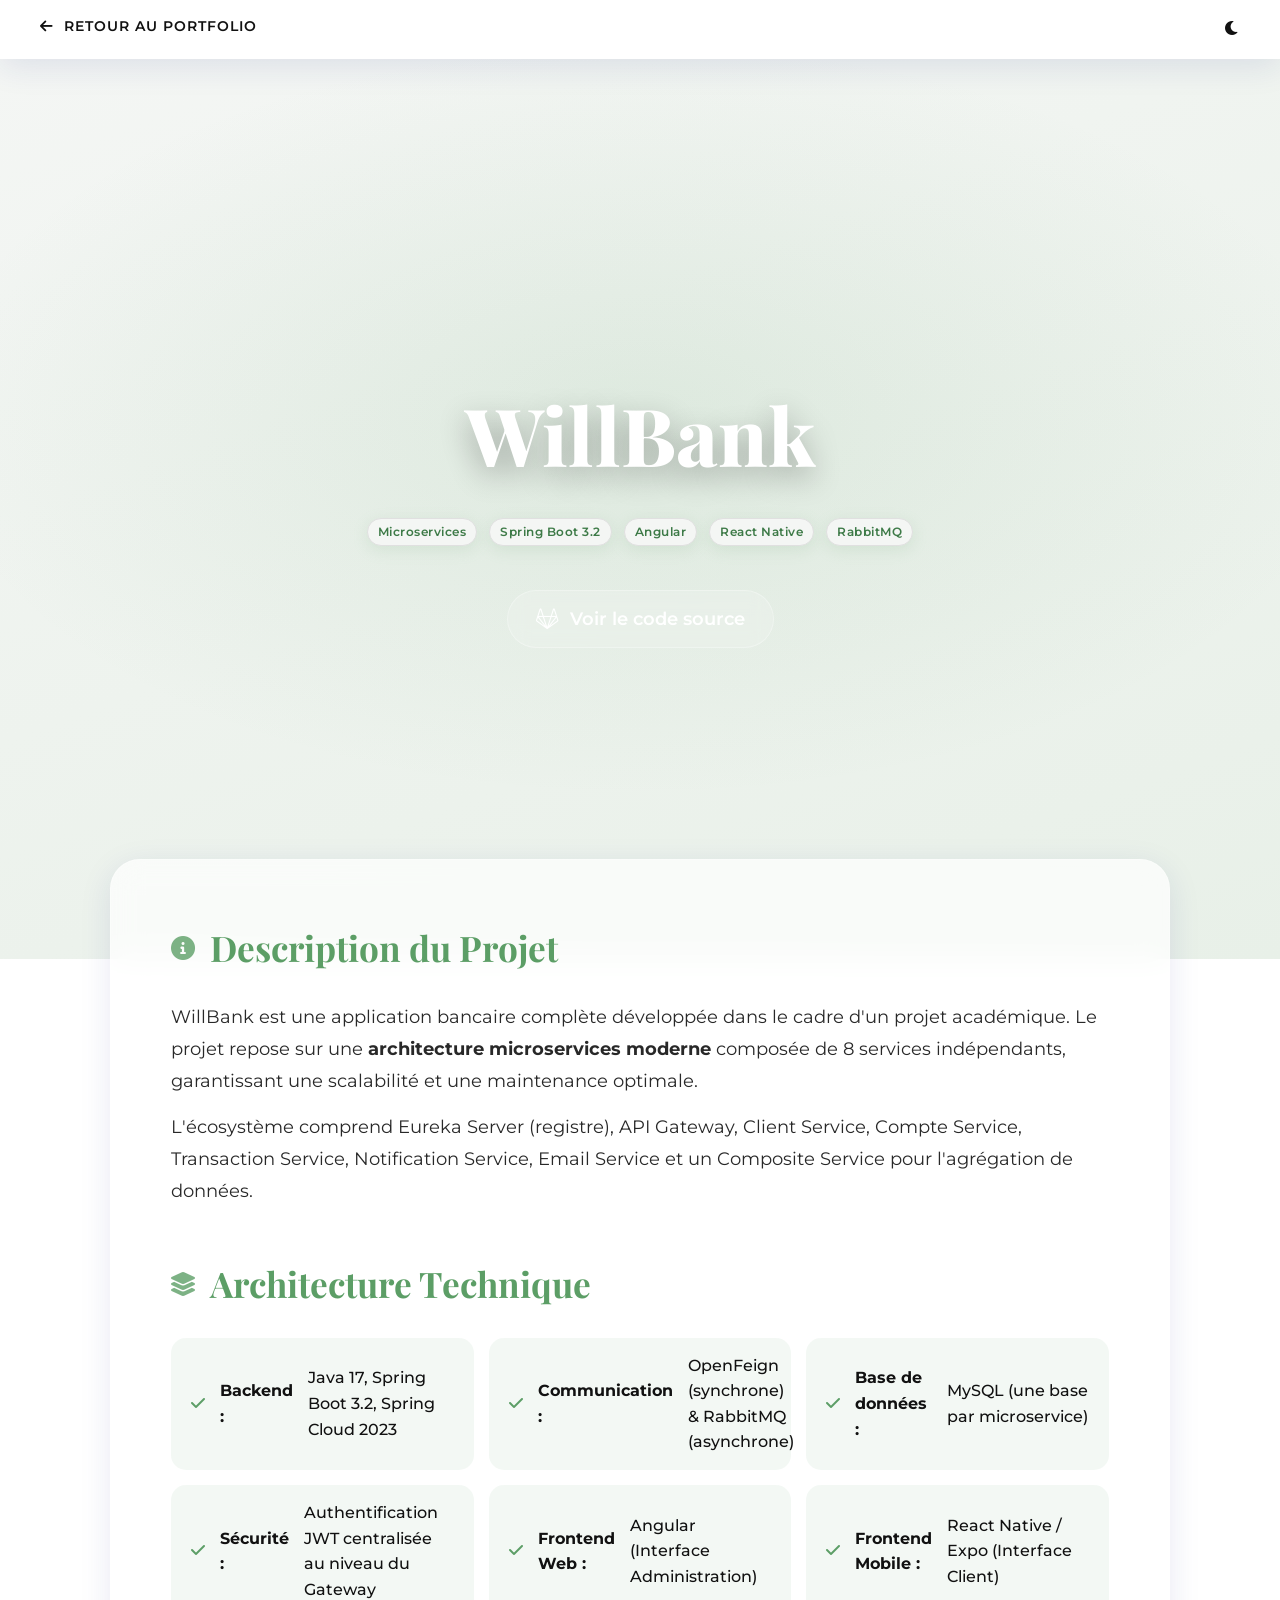
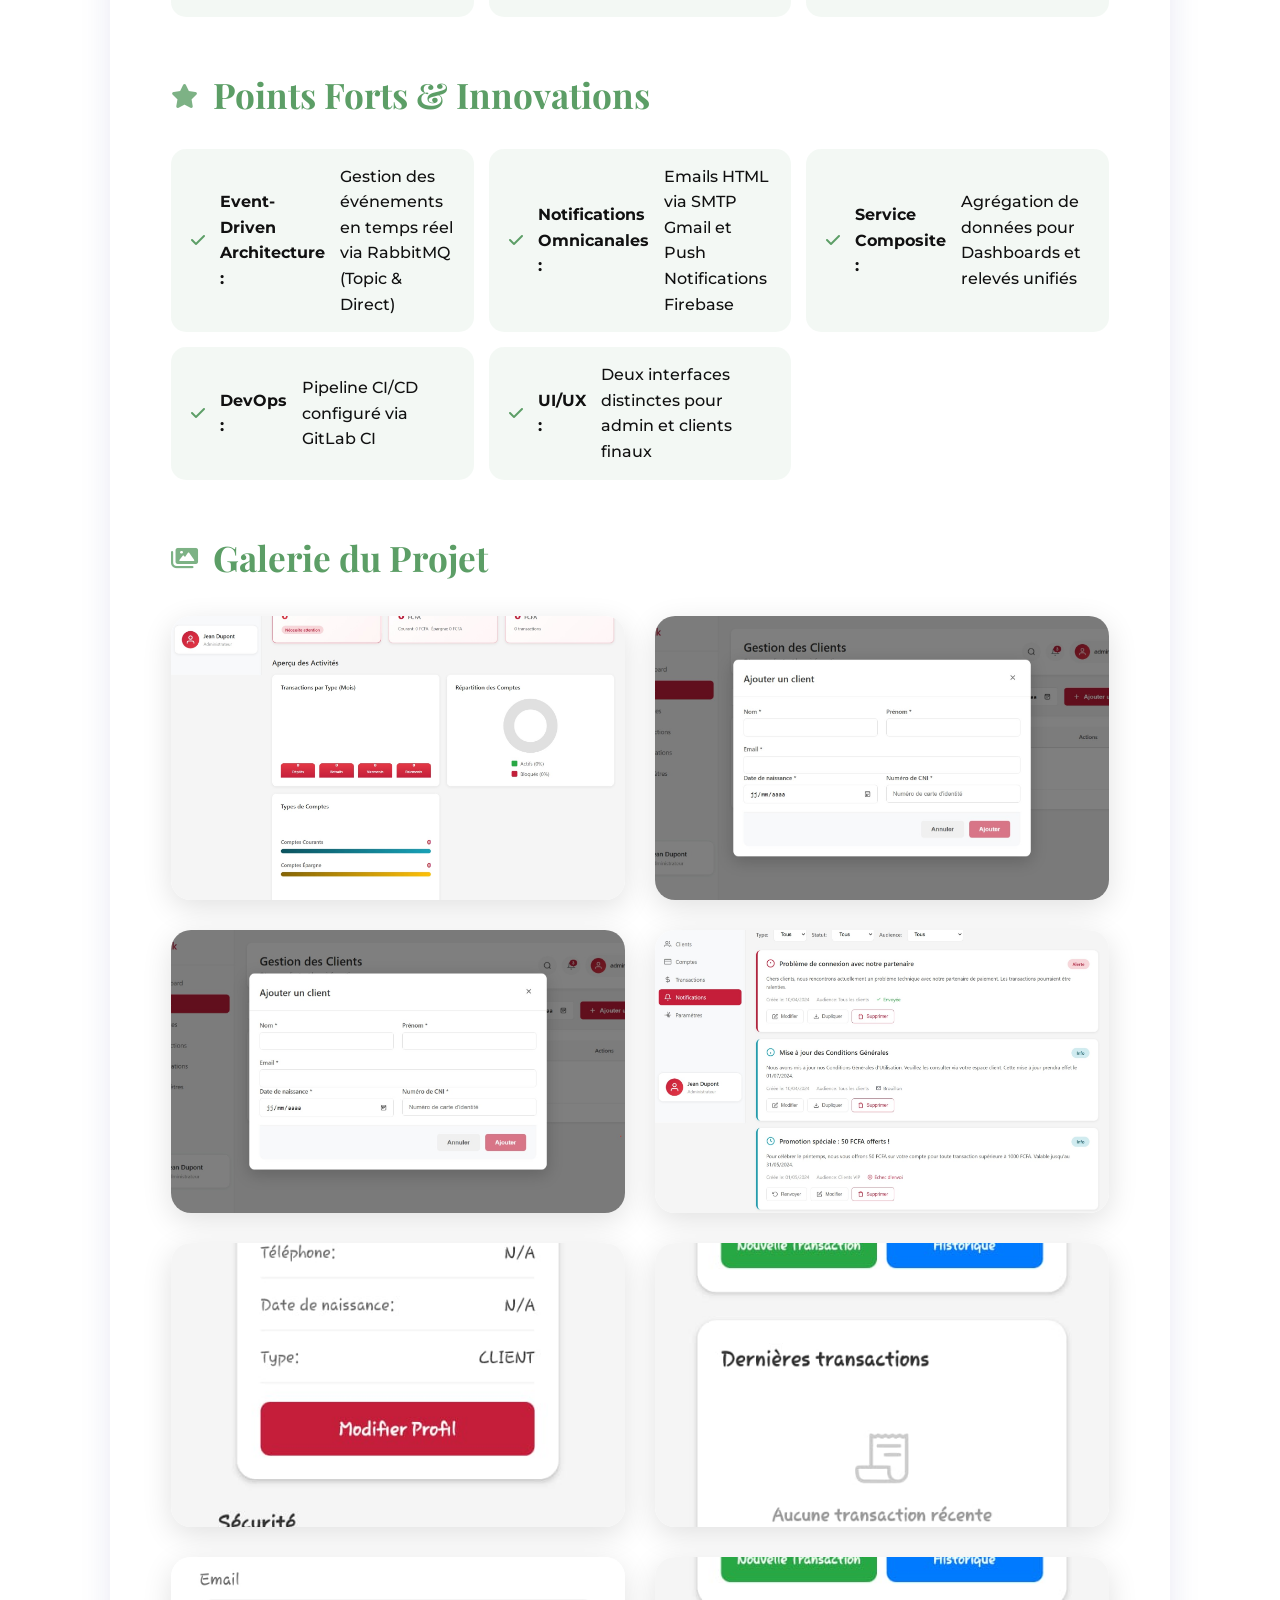
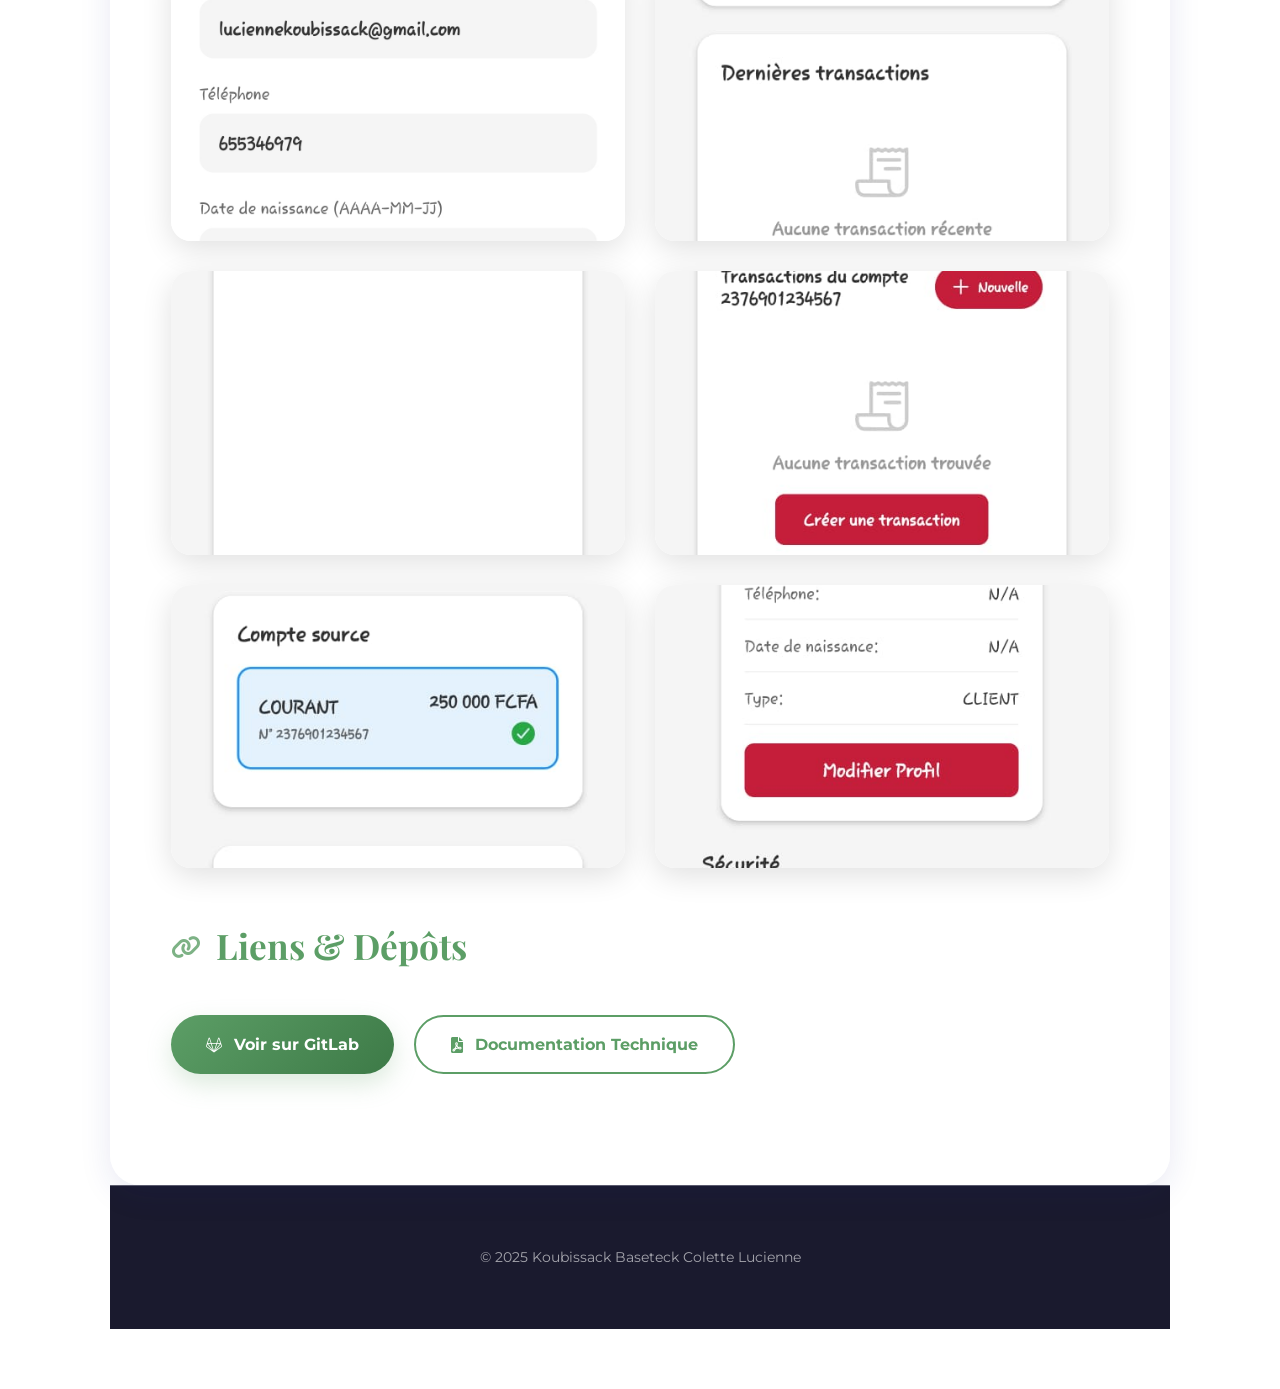
<file: projects/willbank.html>
<!DOCTYPE html>
<html lang="fr">
<head>
    <meta charset="UTF-8">
    <meta name="viewport" content="width=device-width, initial-scale=1.0">
    <title>WillBank - Projet</title>
    <link rel="stylesheet" href="../style.css">
    <link rel="stylesheet" href="project-detail.css">
    <link rel="stylesheet" href="https://cdnjs.cloudflare.com/ajax/libs/font-awesome/6.0.0/css/all.min.css">
    <link href="https://fonts.googleapis.com/css2?family=Montserrat:wght@300;400;500;600;700&family=Playfair+Display:ital,wght@0,500;0,700;1,600&display=swap" rel="stylesheet">
</head>
<body>
    <nav class="project-nav">
        <a href="../index.html#portfolio" class="back-btn"><i class="fas fa-arrow-left"></i> Retour au portfolio</a>
        <div class="theme-toggle" onclick="toggleTheme()" style="cursor: pointer;">
            <i class="fas fa-moon"></i>
        </div>
    </nav>

    <header class="hero-project">
        <div class="hero-bg">
            <img src="../assets/images/Img_willbank/Capture d’écran_31-3-2026_211143_localhost.jpeg" alt="WillBank Hero" onerror="this.src='https://placehold.co/1920x1080/2ecc71/ffffff?text=WillBank+Microservices'">
        </div>
        <div class="hero-content reveal-hidden">
            <h1>WillBank</h1>
            <div class="project-badges">
                <span class="badge">Microservices</span>
                <span class="badge">Spring Boot 3.2</span>
                <span class="badge">Angular</span>
                <span class="badge">React Native</span>
                <span class="badge">RabbitMQ</span>
            </div>
            <a href="https://gitlab.com/Maxwellmario123578/WillBank_Project" class="hero-git-btn reveal-hidden" target="_blank">
                <i class="fab fa-gitlab"></i> Voir le code source
            </a>
        </div>
    </header>

    <div class="project-detail">
        <div class="project-content-card reveal-hidden">
            <div class="project-section">
                <h2><i class="fas fa-info-circle"></i> Description du Projet</h2>
                <p>WillBank est une application bancaire complète développée dans le cadre d'un projet académique. Le projet repose sur une <strong>architecture microservices moderne</strong> composée de 8 services indépendants, garantissant une scalabilité et une maintenance optimale.</p>
                <p style="margin-top: 15px;">L'écosystème comprend Eureka Server (registre), API Gateway, Client Service, Compte Service, Transaction Service, Notification Service, Email Service et un Composite Service pour l'agrégation de données.</p>
            </div>

            <div class="project-section">
                <h2><i class="fas fa-layer-group"></i> Architecture Technique</h2>
                <ul>
                    <li><strong>Backend :</strong> Java 17, Spring Boot 3.2, Spring Cloud 2023</li>
                    <li><strong>Communication :</strong> OpenFeign (synchrone) & RabbitMQ (asynchrone)</li>
                    <li><strong>Base de données :</strong> MySQL (une base par microservice)</li>
                    <li><strong>Sécurité :</strong> Authentification JWT centralisée au niveau du Gateway</li>
                    <li><strong>Frontend Web :</strong> Angular (Interface Administration)</li>
                    <li><strong>Frontend Mobile :</strong> React Native / Expo (Interface Client)</li>
                </ul>
            </div>

            <div class="project-section">
                <h2><i class="fas fa-star"></i> Points Forts & Innovations</h2>
                <ul>
                    <li><strong>Event-Driven Architecture :</strong> Gestion des événements en temps réel via RabbitMQ (Topic & Direct)</li>
                    <li><strong>Notifications Omnicanales :</strong> Emails HTML via SMTP Gmail et Push Notifications Firebase</li>
                    <li><strong>Service Composite :</strong> Agrégation de données pour Dashboards et relevés unifiés</li>
                    <li><strong>DevOps :</strong> Pipeline CI/CD configuré via GitLab CI</li>
                    <li><strong>UI/UX :</strong> Deux interfaces distinctes pour admin et clients finaux</li>
                </ul>
            </div>

            <div class="project-section">
                <h2><i class="fas fa-images"></i> Galerie du Projet</h2>
                <div class="project-gallery">
                    <div class="gallery-item reveal-hidden">
                        <img src="../assets/images/Img_willbank/Capture d’écran_31-3-2026_211143_localhost.jpeg" alt="WillBank Preview 1">
                    </div>
                    <div class="gallery-item reveal-hidden">
                        <img src="../assets/images/Img_willbank/Capture d’écran_31-3-2026_211219_localhost.jpeg" alt="WillBank Preview 2">
                    </div>
                    <div class="gallery-item reveal-hidden">
                        <img src="../assets/images/Img_willbank/Capture d’écran_31-3-2026_211230_localhost.jpeg" alt="WillBank Preview 3">
                    </div>
                    <div class="gallery-item reveal-hidden">
                        <img src="../assets/images/Img_willbank/Capture d’écran_31-3-2026_21135_localhost.jpeg" alt="WillBank Preview 4">
                    </div>
                    <div class="gallery-item reveal-hidden">
                        <img src="../assets/images/Img_willbank/WhatsApp Image 2026-03-31 at 21.38.14.jpeg" alt="WillBank Mobile 1">
                    </div>
                    <div class="gallery-item reveal-hidden">
                        <img src="../assets/images/Img_willbank/WhatsApp Image 2026-03-31 at 21.38.16 (1).jpeg" alt="WillBank Mobile 2">
                    </div>
                    <div class="gallery-item reveal-hidden">
                        <img src="../assets/images/Img_willbank/WhatsApp Image 2026-03-31 at 21.38.16.jpeg" alt="WillBank Mobile 3">
                    </div>
                    <div class="gallery-item reveal-hidden">
                        <img src="../assets/images/Img_willbank/WhatsApp Image 2026-03-31 at 21.38.17.jpeg" alt="WillBank Mobile 4">
                    </div>
                    <div class="gallery-item reveal-hidden">
                        <img src="../assets/images/Img_willbank/WhatsApp Image 2026-03-31 at 21.38.18 (1).jpeg" alt="WillBank Mobile 5">
                    </div>
                    <div class="gallery-item reveal-hidden">
                        <img src="../assets/images/Img_willbank/WhatsApp Image 2026-03-31 at 21.38.18.jpeg" alt="WillBank Mobile 6">
                    </div>
                    <div class="gallery-item reveal-hidden">
                        <img src="../assets/images/Img_willbank/WhatsApp Image 2026-03-31 at 21.38.19 (1).jpeg" alt="WillBank Mobile 7">
                    </div>
                    <div class="gallery-item reveal-hidden">
                        <img src="../assets/images/Img_willbank/WhatsApp Image 2026-03-31 at 21.38.19.jpeg" alt="WillBank Mobile 8">
                    </div>
                </div>
            </div>

            <div class="project-section">
                <h2><i class="fas fa-link"></i> Liens & Dépôts</h2>
                <div class="project-actions">
                    <a href="https://gitlab.com/Maxwellmario123578/WillBank_Project" class="btn-project btn-main" target="_blank">
                        <i class="fab fa-gitlab"></i> Voir sur GitLab
                    </a>
                    <a href="#" class="btn-project btn-outline" target="_blank">
                        <i class="fas fa-file-pdf"></i> Documentation Technique
                    </a>
                </div>
            </div>
        </div>

        <footer class="project-footer">
            <div class="copyright">© 2025 Koubissack Baseteck Colette Lucienne</div>
        </footer>
    </div>

    <script src="project-script.js"></script>
    <script>
        function toggleTheme() {
            const currentTheme = document.documentElement.getAttribute('data-theme');
            const newTheme = currentTheme === 'dark' ? 'light' : 'dark';
            document.documentElement.setAttribute('data-theme', newTheme);
            localStorage.setItem('portfolio-theme', newTheme);
            const icon = document.querySelector('.theme-toggle i');
            icon.className = newTheme === 'dark' ? 'fas fa-sun' : 'fas fa-moon';
        }
    </script>
</body>
</html>
</file>
<file: style.css>
/* Global Styles */
:root {
    --primary-color: #5C9E66;
    --primary-dark: #3d7a47;
    --primary-light: #A5D2A8;
    --accent-color: #1a1a2e;
    --text-color: #111111;
    --text-muted: #666666;
    --bg-color: #ffffff;
    --light-gray: #f4f6f4;
    --white: #ffffff;
    --border-color: #e0e0e0;
    --shadow-light: 0 4px 20px rgba(0, 0, 0, 0.06);
    --shadow-medium: 0 8px 30px rgba(0, 0, 0, 0.12);
    --shadow-heavy: 0 20px 50px rgba(0, 0, 0, 0.18);
    --gradient-primary: linear-gradient(135deg, var(--primary-color), var(--primary-dark));
    --gradient-hero: linear-gradient(160deg, #f4f6f4 0%, #e8f0e8 100%);
    --font-serif: 'Playfair Display', serif;
    --font-sans: 'Montserrat', sans-serif;
}

[data-theme="dark"] {
    --primary-color: #6dbe78;
    --primary-dark: #5C9E66;
    --primary-light: #A5D2A8;
    --accent-color: #a8d5b5;
    --text-color: #f0f0f0;
    --text-muted: #aaaaaa;
    --bg-color: #0d0d0d;
    --light-gray: #161616;
    --white: #1a1a1a;
    --border-color: #2a2a2a;
    --shadow-light: 0 4px 20px rgba(0, 0, 0, 0.4);
    --shadow-medium: 0 8px 30px rgba(0, 0, 0, 0.5);
    --shadow-heavy: 0 20px 50px rgba(0, 0, 0, 0.7);
    --gradient-hero: linear-gradient(160deg, #0d0d0d 0%, #111a11 100%);
}

html {
    scroll-behavior: smooth;
}

* {
    margin: 0;
    padding: 0;
    box-sizing: border-box;
}

/* ── Cursor custom ── */
/* On masque le curseur natif uniquement sur desktop (hover: hover) */
@media (hover: hover) and (pointer: fine) {
    *, *::before, *::after { cursor: none !important; }
}

.cursor-dot {
    width: 8px;
    height: 8px;
    background: var(--primary-color);
    border-radius: 50%;
    position: fixed;
    top: 0;
    left: 0;
    pointer-events: none;
    z-index: 9999;
    transform: translate(-50%, -50%);
    opacity: 0;
    transition: opacity 0.3s, background 0.2s, transform 0.1s;
}

.cursor-ring {
    width: 36px;
    height: 36px;
    border: 2px solid var(--primary-color);
    border-radius: 50%;
    position: fixed;
    top: 0;
    left: 0;
    pointer-events: none;
    z-index: 9998;
    transform: translate(-50%, -50%);
    opacity: 0;
    transition: opacity 0.3s, width 0.2s, height 0.2s;
}

.cursor-dot.visible  { opacity: 1; }
.cursor-ring.visible { opacity: 0.6; }

.cursor-ring.hovering {
    width: 56px;
    height: 56px;
    opacity: 0.3;
}

/* ── Loader ── */
#loader {
    position: fixed;
    inset: 0;
    background: var(--bg-color);
    display: flex;
    flex-direction: column;
    justify-content: center;
    align-items: center;
    z-index: 10000;
    transition: opacity 0.6s ease, visibility 0.6s ease;
}

#loader.hidden {
    opacity: 0;
    visibility: hidden;
}

.loader-initials {
    font-family: var(--font-serif);
    font-size: clamp(4rem, 12vw, 8rem);
    font-weight: 700;
    color: var(--primary-color);
    letter-spacing: 6px;
    animation: loaderPulse 1.2s ease-in-out infinite alternate;
}

.loader-bar-wrap {
    width: 200px;
    height: 2px;
    background: var(--border-color);
    margin-top: 30px;
    border-radius: 2px;
    overflow: hidden;
}

.loader-bar {
    height: 100%;
    width: 0%;
    background: var(--gradient-primary);
    border-radius: 2px;
    animation: loaderFill 1.4s ease forwards;
}

@keyframes loaderPulse {
    from { opacity: 0.4; transform: scale(0.97); }
    to   { opacity: 1;   transform: scale(1.03); }
}

@keyframes loaderFill {
    to { width: 100%; }
}

body {
    font-family: 'Montserrat', sans-serif;
    line-height: 1.6;
    color: var(--text-color);
    background-color: var(--bg-color);
    transition: background-color 0.4s ease, color 0.4s ease;
}

/* Polices spéciales pour les titres */
h1,
h2,
h3 {
    font-family: 'Playfair Display', serif;
}

a {
    text-decoration: none;
    color: inherit;
}

ul {
    list-style: none;
}

/* ── Hero ── */
header {
    min-height: 100vh;
    background: var(--gradient-hero);
    color: var(--text-color);
    display: flex;
    flex-direction: column;
    justify-content: center;
    align-items: center;
    text-align: center;
    position: relative;
    overflow: hidden;
    transition: background 0.3s ease;
}

header::before {
    content: '';
    position: absolute;
    inset: 0;
    background: radial-gradient(ellipse 80% 60% at 50% 40%, rgba(92,158,102,0.12) 0%, transparent 70%);
    pointer-events: none;
}

#particle-canvas {
    position: absolute;
    top: 0;
    left: 0;
    width: 100%;
    height: 100%;
    z-index: 1;
    pointer-events: auto;
    /* Interagit avec la souris */
}

nav {
    position: fixed;
    /* Rend la navbar toujours visible (sticky) */
    top: 0;
    width: 100%;
    padding: 15px 50px;
    display: flex;
    justify-content: center;
    align-items: center;
    z-index: 100;
    background: rgba(255, 255, 255, 0.6);
    backdrop-filter: blur(12px);
    -webkit-backdrop-filter: blur(12px);
    border-bottom: 1px solid rgba(255, 255, 255, 0.3);
    box-shadow: 0 4px 30px rgba(0, 0, 0, 0.05);
    transition: all 0.3s ease;
}

[data-theme="dark"] nav {
    background: rgba(18, 18, 18, 0.6);
    border-bottom: 1px solid rgba(255, 255, 255, 0.05);
}

.nav-logo {
    position: absolute;
    left: 50px;
    font-family: 'Playfair Display', serif;
    font-size: 1.8rem;
    font-weight: 700;
    color: var(--primary-color);
    letter-spacing: 2px;
    text-shadow: 0 2px 10px rgba(0, 0, 0, 0.1);
}

nav ul {
    display: flex;
    gap: 30px;
    align-items: center;
}

nav a {
    font-size: 0.9rem;
    font-weight: 600;
    text-transform: uppercase;
    color: var(--text-color);
    transition: color 0.3s, transform 0.3s;
    position: relative;
    padding-bottom: 5px;
}

nav a::after {
    content: '';
    position: absolute;
    bottom: 0;
    left: 0;
    width: 0%;
    height: 2px;
    background-color: var(--primary-color);
    transition: width 0.3s ease;
}

nav a:hover::after,
nav a.active::after {
    width: 100%;
}

nav a:hover,
nav a.active {
    color: var(--primary-color);
    transform: translateY(-2px);
}

.theme-btn {
    position: absolute;
    right: 50px;
    background: none;
    border: none;
    color: var(--text-color);
    font-size: 1.2rem;
    cursor: pointer;
    transition: color 0.3s, transform 0.3s;
    outline: none;
}

.theme-btn:hover {
    color: var(--primary-color);
    transform: scale(1.1);
}

.hero-content.centered-hero {
    position: relative;
    z-index: 2;
    pointer-events: none;
    display: flex;
    flex-direction: column;
    align-items: center;
    gap: 14px;
    padding: 0 20px;
}

/* Photo hero */
.hero-photo-wrap {
    position: relative;
    width: 140px;
    height: 140px;
    margin-bottom: 8px;
    pointer-events: auto;
}

.hero-photo {
    width: 140px;
    height: 140px;
    border-radius: 50%;
    object-fit: cover;
    object-position: top;
    border: 3px solid var(--primary-color);
    box-shadow: 0 0 0 6px rgba(92,158,102,0.15);
    display: block;
}

.hero-photo-ring {
    position: absolute;
    inset: -10px;
    border-radius: 50%;
    border: 2px dashed var(--primary-color);
    opacity: 0.4;
    animation: spinRing 12s linear infinite;
}

@keyframes spinRing {
    to { transform: rotate(360deg); }
}

/* Texte hero */
.hero-greeting {
    font-size: 1rem;
    font-family: var(--font-sans);
    letter-spacing: 3px;
    text-transform: uppercase;
    color: var(--primary-color);
    font-weight: 500;
}

.hero-name {
    font-family: var(--font-serif);
    font-size: clamp(2.4rem, 5vw, 4.2rem);
    font-weight: 700;
    letter-spacing: 1px;
    line-height: 1.1;
    background: linear-gradient(135deg, var(--text-color) 40%, var(--primary-color));
    background-size: 200% auto;
    -webkit-background-clip: text;
    background-clip: text;
    -webkit-text-fill-color: transparent;
    animation: shine 5s linear infinite;
}

[data-theme="dark"] .hero-name {
    background: linear-gradient(135deg, #ffffff 40%, var(--primary-color));
    background-size: 200% auto;
    -webkit-background-clip: text;
    background-clip: text;
    -webkit-text-fill-color: transparent;
}

@keyframes shine { to { background-position: 200% center; } }

.hero-role {
    font-family: var(--font-sans);
    font-size: clamp(1rem, 2vw, 1.3rem);
    font-weight: 500;
    color: var(--text-color);
    opacity: 0.85;
    min-height: 1.6em;
}

.typed-cursor {
    display: inline-block;
    animation: blink 0.75s step-end infinite;
    color: var(--primary-color);
    font-weight: 300;
    margin-left: 2px;
}

@keyframes blink {
    0%, 100% { opacity: 1; }
    50% { opacity: 0; }
}

.hero-tagline {
    font-size: 0.85rem;
    font-family: var(--font-sans);
    color: var(--text-muted);
    letter-spacing: 2px;
    text-transform: uppercase;
}

.hero-cta {
    display: flex;
    gap: 15px;
    flex-wrap: wrap;
    justify-content: center;
    margin-top: 10px;
    pointer-events: auto;
}

.hero-btn {
    padding: 13px 32px;
    border-radius: 40px;
    font-weight: 600;
    font-size: 0.9rem;
    font-family: var(--font-sans);
    letter-spacing: 1px;
    transition: all 0.3s ease;
    display: inline-flex;
    align-items: center;
    gap: 8px;
}

.btn-outline {
    background: transparent;
    border: 2px solid var(--primary-color);
    color: var(--primary-color);
}

.btn-outline:hover {
    background: var(--primary-color);
    color: var(--white);
    transform: translateY(-3px);
    box-shadow: var(--shadow-medium);
}

.scroll-indicator {
    position: absolute;
    bottom: 40px;
    left: 50%;
    transform: translateX(-50%);
    color: var(--text-color);
    font-size: 2rem;
    animation: bounce 2s infinite;
    z-index: 10;
    opacity: 0.7;
    transition: opacity 0.3s;
}

.scroll-indicator:hover {
    opacity: 1;
    color: var(--primary-color);
}

@keyframes bounce {

    0%,
    20%,
    50%,
    80%,
    100% {
        transform: translateY(0) translateX(-50%);
    }

    40% {
        transform: translateY(-20px) translateX(-50%);
    }

    60% {
        transform: translateY(-10px) translateX(-50%);
    }
}

.btn {
    display: inline-block;
    padding: 12px 30px;
    background-color: var(--primary-color);
    color: var(--white);
    border-radius: 25px;
    font-weight: 500;
    transition: background-color 0.3s, transform 0.2s;
}

.btn:hover {
    background: var(--gradient-primary);
    transform: translateY(-3px);
    box-shadow: var(--shadow-medium);
}

.btn-primary {
    background: var(--gradient-primary);
}

.btn-secondary {
    background: transparent;
    border: 2px solid var(--primary-color);
    color: var(--primary-color);
}

.btn-secondary:hover {
    background: var(--primary-color);
    color: var(--white);
}

/* 3D Effects & Glassmorphism Cards */
.card-3d {
    background: var(--white);
    transform-style: preserve-3d;
    transition: transform 0.5s cubic-bezier(0.25, 0.8, 0.25, 1), box-shadow 0.5s ease;
    position: relative;
    border: 1px solid var(--border-color);
    border-radius: 15px;
    /* CSS par défaut avant que le JS ne prenne le relais */
}

.card-3d::before {
    content: '';
    position: absolute;
    top: 0;
    left: 0;
    right: 0;
    bottom: 0;
    background: linear-gradient(135deg, rgba(255, 255, 255, 0.4), rgba(255, 255, 255, 0.05));
    opacity: 0;
    transition: opacity 0.5s ease;
    pointer-events: none;
    border-radius: inherit;
}

[data-theme="dark"] .card-3d::before {
    background: linear-gradient(135deg, rgba(255, 255, 255, 0.1), transparent);
}

.card-3d:hover {
    box-shadow: var(--shadow-heavy);
    /* Transform handled by JS Tilt! */
}

.card-3d:hover::before {
    opacity: 1;
}

/* Floating Animation */
@keyframes float {

    0%,
    100% {
        transform: translateY(0px);
    }

    50% {
        transform: translateY(-10px);
    }
}

.skill-circle.card-3d {
    animation: float 3s ease-in-out infinite;
}

.skill-circle.card-3d:nth-child(2n) {
    animation-delay: -1s;
}

.skill-circle.card-3d:nth-child(3n) {
    animation-delay: -2s;
}

/* Sections Common */
section {
    padding: 80px 20px;
    text-align: center;
}

.section-title {
    font-size: 1.8rem;
    margin-bottom: 20px;
    color: var(--text-color);
    position: relative;
    display: inline-block;
}

.section-separator {
    margin: 20px auto 40px;
    width: 100%;
    display: flex;
    justify-content: center;
    align-items: center;
    color: #ccc;
}

.section-separator::before,
.section-separator::after {
    content: '....................';
    letter-spacing: 2px;
    margin: 0 10px;
}

.section-separator i {
    font-size: 0.8rem;
    color: #ccc;
}

/* About Me */
.about-content {
    max-width: 1200px;
    margin: 0 auto;
}

.about-profile {
    display: grid;
    grid-template-columns: 300px 1fr;
    gap: 50px;
    align-items: start;
}

.about-photo {
    text-align: center;
}

.about-img {
    width: 100%;
    max-width: 280px;
    border-radius: 15px;
    box-shadow: var(--shadow-medium);
    transition: transform 0.3s ease;
}

.about-img:hover {
    transform: translateY(-5px);
}

.about-text {
    text-align: left;
}

.about-text h3 {
    color: var(--primary-color);
    font-size: 1.3rem;
    margin: 30px 0 15px 0;
    font-weight: 600;
}

.about-text h3:first-child {
    margin-top: 0;
}

.about-text p {
    color: #666;
    font-size: 0.95rem;
    line-height: 1.7;
    margin-bottom: 20px;
}

/* Characteristics */
.characteristics {
    display: grid;
    grid-template-columns: repeat(auto-fit, minmax(200px, 1fr));
    gap: 15px;
    margin: 20px 0;
}

.char-item {
    display: flex;
    align-items: center;
    gap: 10px;
    padding: 12px 15px;
    background: var(--light-gray);
    border-radius: 25px;
    font-size: 0.9rem;
    font-weight: 500;
    color: var(--text-color);
    transition: all 0.3s ease;
}

.char-item:hover {
    background: var(--primary-color);
    color: var(--white);
    transform: translateY(-2px);
}

.char-item i {
    color: var(--primary-color);
    font-size: 1rem;
}

.char-item:hover i {
    color: var(--white);
}

/* ── Stats ── */
.stats-section {
    background: var(--light-gray);
    padding: 60px 20px;
}

.stats-grid {
    display: grid;
    grid-template-columns: repeat(auto-fit, minmax(160px, 1fr));
    gap: 30px;
    max-width: 900px;
    margin: 0 auto;
}

.stat-item {
    text-align: center;
    padding: 30px 20px;
    background: var(--white);
    border-radius: 16px;
    box-shadow: var(--shadow-light);
    border-bottom: 3px solid var(--primary-color);
    transition: transform 0.3s ease;
}

.stat-item:hover {
    transform: translateY(-6px);
}

.stat-number {
    font-family: var(--font-serif);
    font-size: 2.8rem;
    font-weight: 700;
    color: var(--primary-color);
    line-height: 1;
    display: block;
}

.stat-label {
    font-size: 0.78rem;
    font-family: var(--font-sans);
    text-transform: uppercase;
    letter-spacing: 1.5px;
    color: var(--text-muted);
    margin-top: 8px;
    display: block;
}

/* ── Skills ── */
.skills-categories {
    max-width: 1100px;
    margin: 0 auto;
}

.skill-category {
    margin-bottom: 50px;
}

.skill-category h3 {
    color: var(--primary-color);
    font-size: 1.1rem;
    margin-bottom: 25px;
    font-weight: 600;
    text-transform: uppercase;
    letter-spacing: 2px;
    font-family: var(--font-sans);
}

.skill-category h3 i { margin-right: 10px; }

/* Tech grid avec logos */
.skills-tech-grid {
    display: grid;
    grid-template-columns: repeat(auto-fit, minmax(200px, 1fr));
    gap: 16px;
    max-width: 1000px;
    margin: 0 auto;
}

.skill-bar-item {
    background: var(--white);
    border: 1px solid var(--border-color);
    border-radius: 12px;
    padding: 16px 20px;
    text-align: left;
    transition: box-shadow 0.3s, transform 0.3s;
}

.skill-bar-item:hover {
    box-shadow: var(--shadow-medium);
    transform: translateY(-3px);
}

.skill-bar-header {
    display: flex;
    justify-content: space-between;
    align-items: center;
    margin-bottom: 10px;
}

.skill-bar-name {
    font-size: 0.85rem;
    font-weight: 600;
    font-family: var(--font-sans);
    color: var(--text-color);
}

.skill-bar-level {
    font-size: 0.72rem;
    color: var(--primary-color);
    font-weight: 600;
}

.skill-bar-track {
    height: 5px;
    background: var(--border-color);
    border-radius: 5px;
    overflow: hidden;
}

.skill-bar-fill {
    height: 100%;
    border-radius: 5px;
    background: var(--gradient-primary);
    width: 0%;
    transition: width 1.2s cubic-bezier(0.4, 0, 0.2, 1);
}

/* Langues — pills */
.skills-container {
    display: flex;
    justify-content: center;
    gap: 16px;
    flex-wrap: wrap;
    max-width: 800px;
    margin: 0 auto;
}

.skill-pill {
    padding: 10px 22px;
    background: var(--white);
    border: 1.5px solid var(--primary-color);
    border-radius: 30px;
    font-size: 0.85rem;
    font-weight: 600;
    font-family: var(--font-sans);
    color: var(--primary-color);
    transition: all 0.3s;
}

.skill-pill:hover {
    background: var(--primary-color);
    color: var(--white);
    transform: translateY(-3px);
}

/* Legacy — masqué */
.skill-circle { display: none; }

/* Education & Experience */
.timeline-container {
    max-width: 800px;
    margin: 0 auto 50px auto;
}

.timeline {
    position: relative;
    padding-left: 30px;
}

.timeline::before {
    content: '';
    position: absolute;
    left: 15px;
    top: 0;
    bottom: 0;
    width: 2px;
    background: var(--primary-color);
    opacity: 0.5;
}

.timeline-item {
    position: relative;
    margin-bottom: 40px;
    background: transparent;
    padding: 30px;
    margin-left: 30px;
    text-align: left;
}

.timeline-item::before {
    content: '';
    position: absolute;
    left: -47px;
    top: 35px;
    width: 14px;
    height: 14px;
    border-radius: 50%;
    background: var(--bg-color);
    border: 3px solid var(--primary-color);
    box-shadow: 0 0 10px rgba(140, 187, 143, 0.4);
    z-index: 1;
}

.timeline-date {
    display: inline-block;
    padding: 6px 16px;
    background: rgba(140, 187, 143, 0.15);
    color: var(--primary-color);
    border-radius: 20px;
    font-weight: 600;
    font-size: 0.85rem;
    margin-bottom: 20px;
}

.timeline-content h3 {
    color: var(--text-color);
    font-size: 1.4rem;
    font-family: 'Playfair Display', serif;
    margin-bottom: 10px;
    display: flex;
    align-items: center;
    gap: 10px;
}

.timeline-content h3 i {
    color: var(--primary-color);
}

.institution {
    color: var(--text-color);
    opacity: 0.8;
    font-weight: 600;
    margin-bottom: 15px;
    letter-spacing: 1px;
    text-transform: uppercase;
    font-size: 0.85rem;
}

.timeline-content p {
    color: #666;
    line-height: 1.7;
}

[data-theme="dark"] .timeline-content p {
    color: #bbb;
}

.timeline-item {
    cursor: pointer;
}

.timeline-details {
    max-height: 0;
    overflow: hidden;
    opacity: 0;
    transition: max-height 0.4s ease, opacity 0.4s ease, margin-top 0.4s ease;
}

.timeline-item.expanded .timeline-details {
    max-height: 500px;
    opacity: 1;
    margin-top: 15px;
}

.expand-icon {
    margin-left: auto;
    font-size: 1.2rem;
    opacity: 0.5;
    transition: transform 0.4s ease;
}

.timeline-item.expanded .expand-icon {
    transform: rotate(180deg);
}

.timeline-item:hover .expand-icon {
    opacity: 1;
    color: var(--primary-color);
}

/* Experience Section alignée verticalement */
.experience-section {
    margin-top: 60px;
}

.experience-section h3 {
    text-align: center;
    color: var(--text-color);
    font-size: 2rem;
    font-family: 'Playfair Display', serif;
    margin-bottom: 50px;
}

.experience-grid {
    display: flex;
    flex-direction: row;
    flex-wrap: nowrap;
    /* Force the single row */
    gap: 30px;
    max-width: 100%;
    /* Permet une largeur maximale */
    margin: 0 auto;
    overflow-x: auto;
    padding: 20px 10px 40px 10px;
    scroll-snap-type: x mandatory;
    scroll-behavior: smooth;
    -webkit-overflow-scrolling: touch;
    scrollbar-width: thin;
    scrollbar-color: var(--primary-color) transparent;
}

.experience-grid::-webkit-scrollbar {
    height: 8px;
}

.experience-grid::-webkit-scrollbar-thumb {
    background: var(--primary-color);
    border-radius: 10px;
}

.experience-card {
    min-width: 350px;
    max-width: 350px;
    flex: 0 0 auto;
    /* Ne rétrécit pas, empêche le retour à la ligne */
    scroll-snap-align: center;
    padding: 35px;
    text-align: left;
    border-top: 4px solid var(--primary-color);
    background: var(--white);
    border-radius: 15px;
    box-shadow: var(--shadow-light);
    transition: all 0.4s cubic-bezier(0.25, 0.8, 0.25, 1);
}

[data-theme="dark"] .experience-card {
    background: rgba(30, 30, 30, 0.5);
}

/* WOW : Les cartes non survolées reculent en arrière-plan */
.experience-grid:hover .experience-card {
    opacity: 0.4;
    filter: blur(3px) grayscale(50%);
}

/* WOW : La carte active au survol revient en avant */
.experience-grid .experience-card:hover {
    opacity: 1;
    filter: none;
    border-top: 4px solid var(--text-color);
    box-shadow: 0 15px 35px rgba(0, 0, 0, 0.15);
    z-index: 10;
}

.exp-header {
    display: flex;
    flex-wrap: wrap;
    justify-content: space-between;
    align-items: center;
    margin-bottom: 20px;
    border-bottom: 1px solid var(--border-color);
    padding-bottom: 15px;
}

.exp-header h4 {
    color: var(--text-color);
    font-size: 1.4rem;
    font-weight: 700;
    font-family: 'Playfair Display', serif;
}

.exp-date {
    display: inline-block;
    padding: 6px 16px;
    background: rgba(140, 187, 143, 0.15);
    color: var(--primary-color);
    border-radius: 20px;
    font-weight: 600;
    font-size: 0.85rem;
    margin-top: 10px;
    /* Sur mobile on donne du marge */
}

.exp-company {
    color: var(--text-color);
    opacity: 0.8;
    font-weight: 600;
    margin-bottom: 15px;
    letter-spacing: 1px;
    text-transform: uppercase;
    font-size: 0.85rem;
}

.experience-card p:last-child,
.experience-card p:nth-of-type(2) {
    color: #666;
    line-height: 1.6;
    font-size: 0.9rem;
}

[data-theme="dark"] .experience-card p,
[data-theme="dark"] .experience-list {
    color: #bbb;
}

.experience-list {
    margin-top: 5px;
    padding-left: 20px;
    color: #666;
    font-size: 0.9rem;
    text-align: left;
}

.experience-list li {
    margin-bottom: 5px;
}

/* ── Portfolio ── */
.portfolio-filters {
    display: flex;
    justify-content: center;
    gap: 12px;
    margin-bottom: 40px;
    flex-wrap: wrap;
}

.filter-btn {
    padding: 10px 26px;
    background: transparent;
    border: 2px solid var(--border-color);
    color: var(--text-muted);
    border-radius: 30px;
    cursor: pointer;
    font-weight: 600;
    font-size: 0.85rem;
    font-family: var(--font-sans);
    letter-spacing: 1px;
    text-transform: uppercase;
    transition: all 0.25s ease;
}

.filter-btn:hover,
.filter-btn.active {
    background: var(--primary-color);
    border-color: var(--primary-color);
    color: #fff;
}

.portfolio-grid {
    display: grid;
    grid-template-columns: repeat(auto-fill, minmax(300px, 1fr));
    gap: 28px;
    max-width: 1200px;
    margin: 0 auto;
    padding: 0 20px;
}

.project-card {
    background: var(--white);
    border-radius: 14px;
    overflow: hidden;
    box-shadow: var(--shadow-light);
    transition: transform 0.3s ease, box-shadow 0.3s ease, opacity 0.4s ease;
    border: 1px solid var(--border-color);
}

.project-card.hidden {
    display: none;
}

.project-card:hover {
    transform: translateY(-6px);
    box-shadow: var(--shadow-heavy);
}

.project-img {
    height: 200px;
    background-color: var(--light-gray);
    background-size: cover;
    background-position: center;
    position: relative;
    overflow: hidden;
}

.project-img::after {
    content: '';
    position: absolute;
    inset: 0;
    background: linear-gradient(to top, rgba(0,0,0,0.3), transparent);
    opacity: 0;
    transition: opacity 0.3s;
}

.project-card:hover .project-img::after { opacity: 1; }

.project-info {
    padding: 20px;
}

.project-tag {
    font-size: 0.7rem;
    font-family: var(--font-sans);
    text-transform: uppercase;
    letter-spacing: 1.5px;
    color: var(--primary-color);
    font-weight: 600;
    display: block;
    margin-bottom: 6px;
}

.project-info h3 {
    font-size: 1.15rem;
    margin-bottom: 12px;
    color: var(--text-color);
    font-family: var(--font-serif);
}

.project-badges {
    display: flex;
    flex-wrap: wrap;
    gap: 6px;
    margin-bottom: 14px;
}

.project-badges .badge {
    background: var(--light-gray);
    color: var(--primary-dark);
    border: 1px solid var(--border-color);
    padding: 4px 10px;
    border-radius: 20px;
    font-size: 0.72rem;
    font-weight: 600;
    font-family: var(--font-sans);
}

.project-links {
    display: flex;
    gap: 16px;
    flex-wrap: wrap;
}

.project-links a {
    color: var(--primary-color);
    font-size: 0.82rem;
    font-weight: 600;
    font-family: var(--font-sans);
    transition: color 0.2s, transform 0.2s;
    display: inline-flex;
    align-items: center;
    gap: 5px;
}

.project-links a:hover {
    color: var(--primary-dark);
    transform: translateX(3px);
}

/* ── Footer ── */
footer {
    background: var(--accent-color);
    color: var(--bg-color);
    padding: 50px 40px 20px;
}

[data-theme="dark"] footer {
    background: #0a0a0a;
    color: #aaa;
}

.footer-inner {
    display: grid;
    grid-template-columns: 1fr auto 1fr;
    align-items: center;
    gap: 40px;
    max-width: 1100px;
    margin: 0 auto 40px;
    padding-bottom: 40px;
    border-bottom: 1px solid rgba(255,255,255,0.1);
}

[data-theme="dark"] .footer-inner {
    border-bottom-color: #1a1a1a;
}

.footer-brand .footer-logo {
    font-family: var(--font-serif);
    font-size: 2rem;
    font-weight: 700;
    color: #fff;
    display: block;
    margin-bottom: 6px;
}

[data-theme="dark"] .footer-brand .footer-logo { color: var(--primary-color); }

.footer-brand p {
    font-size: 0.82rem;
    opacity: 0.7;
    font-family: var(--font-sans);
}

.footer-links {
    display: flex;
    flex-direction: column;
    gap: 10px;
    text-align: center;
}

.footer-links a {
    font-size: 0.85rem;
    font-family: var(--font-sans);
    color: rgba(255,255,255,0.75);
    transition: color 0.2s;
    font-weight: 500;
}

.footer-links a:hover { color: #fff; }

[data-theme="dark"] .footer-links a { color: #888; }
[data-theme="dark"] .footer-links a:hover { color: #fff; }

.footer-social {
    display: flex;
    gap: 14px;
    justify-content: flex-end;
}

.footer-social a {
    width: 40px;
    height: 40px;
    border-radius: 50%;
    background: rgba(255,255,255,0.12);
    color: #fff;
    display: flex;
    align-items: center;
    justify-content: center;
    font-size: 1rem;
    transition: background 0.2s, transform 0.2s;
}

.footer-social a:hover {
    background: var(--primary-color);
    transform: translateY(-3px);
}

[data-theme="dark"] .footer-social a { background: #1a1a1a; color: #aaa; }
[data-theme="dark"] .footer-social a:hover { background: var(--primary-color); color: #fff; }

.footer-bottom {
    display: flex;
    justify-content: space-between;
    align-items: center;
    max-width: 1100px;
    margin: 0 auto;
    font-size: 0.78rem;
    opacity: 0.6;
    font-family: var(--font-sans);
}

.back-to-top {
    background: rgba(255,255,255,0.15);
    border: none;
    color: #fff;
    width: 36px;
    height: 36px;
    border-radius: 50%;
    cursor: pointer;
    display: flex;
    align-items: center;
    justify-content: center;
    transition: background 0.2s, transform 0.2s;
}

.back-to-top:hover {
    background: var(--primary-color);
    transform: translateY(-3px);
}

/* Objectives */
.objectives-container {
    display: grid;
    grid-template-columns: repeat(auto-fit, minmax(300px, 1fr));
    gap: 30px;
    max-width: 1000px;
    margin: 0 auto;
}

.objective-card {
    background: var(--white);
    padding: 30px 25px;
    border-radius: 10px;
    box-shadow: 0 5px 15px rgba(0, 0, 0, 0.1);
    text-align: center;
    transition: transform 0.3s;
}

.objective-card:hover {
    transform: translateY(-5px);
}

.objective-card i {
    font-size: 2.5rem;
    color: var(--primary-color);
    margin-bottom: 20px;
}

.objective-card h3 {
    font-size: 1.2rem;
    margin-bottom: 15px;
    color: var(--text-color);
}

.objective-card p {
    color: #666;
    line-height: 1.6;
    font-size: 0.95rem;
}

/* Contact */
.contact-container {
    max-width: 1200px;
    margin: 0 auto;
    display: grid;
    grid-template-columns: 1fr 1fr;
    gap: 50px;
    align-items: start;
}

.contact-info {
    display: flex;
    flex-direction: column;
    gap: 30px;
}

.contact-item {
    display: flex;
    align-items: flex-start;
    gap: 15px;
    color: #555;
    text-align: left;
    background: var(--white);
    padding: 25px;
    border-radius: 15px;
    box-shadow: var(--shadow-light);
}

.contact-item i {
    color: var(--primary-color);
    font-size: 1.5rem;
    margin-top: 5px;
}

.contact-item h4 {
    margin-bottom: 8px;
    color: var(--text-color);
    font-size: 1.1rem;
}

.social-links {
    display: flex;
    flex-direction: column;
    gap: 8px;
}

.social-links a {
    color: var(--primary-color);
    font-weight: 500;
    transition: all 0.3s;
    padding: 5px 0;
}

.social-links a:hover {
    color: var(--secondary-color);
    transform: translateX(5px);
}

/* Contact Form */
.contact-form-container {
    position: sticky;
    top: 20px;
}

.contact-form {
    background: var(--white);
    padding: 40px;
    border-radius: 20px;
    box-shadow: var(--shadow-medium);
}

.contact-form h3 {
    color: var(--text-color);
    margin-bottom: 30px;
    font-size: 1.5rem;
    text-align: center;
}

.form-group {
    margin-bottom: 25px;
}

.form-group label {
    display: block;
    margin-bottom: 8px;
    color: var(--text-color);
    font-weight: 500;
    font-size: 0.95rem;
}

.form-group input,
.form-group select,
.form-group textarea {
    width: 100%;
    padding: 15px;
    border: 2px solid #e0e0e0;
    border-radius: 10px;
    font-size: 0.95rem;
    font-family: inherit;
    transition: all 0.3s;
    background: #fafafa;
}

.form-group input:focus,
.form-group select:focus,
.form-group textarea:focus {
    outline: none;
    border-color: var(--primary-color);
    background: var(--white);
    box-shadow: 0 0 0 3px rgba(166, 108, 132, 0.1);
}

.form-group textarea {
    resize: vertical;
    min-height: 120px;
}

.btn-submit {
    width: 100%;
    padding: 15px;
    font-size: 1rem;
    font-weight: 600;
    border: none;
    cursor: pointer;
    margin-top: 10px;
}

.btn-submit:hover {
    transform: translateY(-2px);
}

.form-status {
    margin-top: 20px;
    padding: 15px;
    border-radius: 10px;
    text-align: center;
    font-weight: 500;
    display: none;
}

.form-status.success {
    background: #d4edda;
    color: #155724;
    border: 1px solid #c3e6cb;
}

.form-status.error {
    background: #f8d7da;
    color: #721c24;
    border: 1px solid #f5c6cb;
}

/* ── Responsive ── */
@media (max-width: 1024px) {
    .contact-container { grid-template-columns: 1fr; gap: 40px; }
    .contact-form-container { position: static; }
    .footer-inner { grid-template-columns: 1fr 1fr; }
    .footer-social { justify-content: flex-start; grid-column: 1 / -1; }
}

@media (max-width: 768px) {
    nav { padding: 12px 20px; justify-content: space-between; }
    .nav-logo { position: static; font-size: 1.4rem; }
    .theme-btn { position: static; order: 3; }
    .nav-menu {
        display: none; position: fixed; inset: 0;
        background: var(--bg-color); flex-direction: column;
        justify-content: center; align-items: center; gap: 30px; z-index: 200;
    }
    .nav-menu.open { display: flex; }
    .nav-menu a { font-size: 1.2rem; }
    .hamburger {
        display: flex; flex-direction: column; gap: 5px;
        background: none; border: none; cursor: pointer; padding: 5px;
        z-index: 300; order: 2;
    }
    .hamburger span { display: block; width: 24px; height: 2px; background: var(--text-color); border-radius: 2px; transition: all 0.3s; }
    .hamburger.open span:nth-child(1) { transform: translateY(7px) rotate(45deg); }
    .hamburger.open span:nth-child(2) { opacity: 0; }
    .hamburger.open span:nth-child(3) { transform: translateY(-7px) rotate(-45deg); }

    section { padding: 60px 15px; }
    .hero-cta { flex-direction: column; align-items: center; }
    .hero-btn { width: 220px; justify-content: center; }
    .hero-role { font-size: 0.9rem; }

    .about-profile { grid-template-columns: 1fr; gap: 30px; text-align: center; }
    .about-text { text-align: left; }
    .characteristics { grid-template-columns: 1fr 1fr; }

    .stats-grid { grid-template-columns: 1fr 1fr; gap: 16px; }
    .skills-tech-grid { grid-template-columns: 1fr; }

    .timeline { padding-left: 15px; }
    .timeline-item { margin-left: 15px; padding: 20px; }
    .timeline-item::before { left: -30px; }
    .timeline-content h3 { font-size: 1.1rem; flex-wrap: wrap; gap: 6px; }

    .experience-card { min-width: 280px; max-width: 280px; padding: 25px; }
    .experience-grid:hover .experience-card { opacity: 1; filter: none; }

    .portfolio-grid { grid-template-columns: 1fr; padding: 0 10px; }
    .portfolio-filters { gap: 8px; }
    .filter-btn { padding: 8px 18px; font-size: 0.78rem; }

    .contact-container { grid-template-columns: 1fr; gap: 30px; }
    .contact-form { padding: 25px 20px; }
    .contact-cta { padding: 35px 20px; }
    .cta-buttons { flex-direction: column; align-items: center; }
    .cta-buttons .btn { width: 100%; justify-content: center; }

    .footer-inner { grid-template-columns: 1fr; text-align: center; gap: 24px; }
    .footer-links { flex-direction: row; flex-wrap: wrap; justify-content: center; }
    .footer-social { justify-content: center; }
    footer { padding: 40px 20px 16px; }
    .footer-bottom { flex-direction: column; gap: 12px; }

    .card-3d:hover { transform: translateY(-5px); }
}

@media (max-width: 480px) {
    .hero-name { font-size: 2rem; }
    .hero-greeting { font-size: 0.8rem; }
    .hero-photo { width: 110px; height: 110px; }
    .hero-photo-wrap { width: 110px; height: 110px; }

    .characteristics { grid-template-columns: 1fr; }
    .stats-grid { grid-template-columns: 1fr 1fr; gap: 12px; }
    .stat-number { font-size: 2.2rem; }

    .timeline { padding-left: 10px; }
    .timeline-item { margin-left: 10px; padding: 15px; }
    .timeline-item::before { left: -24px; width: 10px; height: 10px; }
    .experience-card { min-width: 240px; max-width: 240px; padding: 20px; }

    .portfolio-filters { flex-direction: column; align-items: center; }
    .filter-btn { width: 70%; }

    .contact-form { padding: 20px 15px; }
    .form-group input, .form-group select, .form-group textarea { padding: 12px; font-size: 0.9rem; }

    .section-title { font-size: 1.5rem; }
    .about-img { max-width: 200px; }
}
</file>
<file: projects/project-detail.css>
/* Project Detail Page Styles - Modern & Premium Version */
:root {
    --glass-bg: rgba(255, 255, 255, 0.7);
    --glass-border: rgba(255, 255, 255, 0.3);
    --glass-shadow: 0 8px 32px 0 rgba(31, 38, 135, 0.1);
}

[data-theme="dark"] {
    --glass-bg: rgba(18, 18, 18, 0.7);
    --glass-border: rgba(255, 255, 255, 0.05);
    --glass-shadow: 0 8px 32px 0 rgba(0, 0, 0, 0.4);
}

body {
    background-color: var(--bg-color);
    color: var(--text-color);
    transition: background-color 0.4s ease, color 0.4s ease;
}

/* 1. Project Navigation */
.project-nav {
    background: var(--glass-bg);
    backdrop-filter: blur(12px);
    -webkit-backdrop-filter: blur(12px);
    padding: 15px 40px;
    border-bottom: 1px solid var(--glass-border);
    position: sticky;
    top: 0;
    z-index: 1000;
    display: flex;
    justify-content: space-between;
    align-items: center;
    box-shadow: var(--glass-shadow);
}

.back-btn {
    color: var(--text-color);
    font-weight: 600;
    font-size: 0.9rem;
    text-transform: uppercase;
    letter-spacing: 1px;
    transition: all 0.3s;
    display: flex;
    align-items: center;
    gap: 10px;
}

.back-btn:hover {
    color: var(--primary-color);
    transform: translateX(-5px);
}

/* 2. Page Reveal Effect */
.reveal-hidden {
    opacity: 0;
    transform: translateY(30px);
    transition: opacity 0.8s ease, transform 0.8s ease;
}

.reveal-hidden.active {
    opacity: 1;
    transform: translateY(0);
}

/* 3. Hero Section */
.hero-project {
    height: 70vh;
    position: relative;
    overflow: hidden;
    display: flex;
    align-items: center;
    justify-content: center;
    text-align: center;
    margin-bottom: -100px;
}

.hero-bg {
    position: absolute;
    top: 0; left: 0;
    width: 100%; height: 100%;
    z-index: -1;
    filter: brightness(0.6);
}

.hero-bg img {
    width: 100%; height: 100%;
    object-fit: cover;
}

.hero-content {
    z-index: 2;
    padding: 0 20px;
}

.hero-content h1 {
    font-size: clamp(3rem, 8vw, 5rem);
    font-weight: 800;
    color: #ffffff;
    text-shadow: 0 10px 30px rgba(0, 0, 0, 0.3);
    margin-bottom: 20px;
}

.hero-git-btn {
    display: inline-flex;
    align-items: center;
    gap: 12px;
    margin-top: 30px;
    padding: 14px 28px;
    background: rgba(255, 255, 255, 0.15);
    backdrop-filter: blur(10px);
    border: 1px solid rgba(255, 255, 255, 0.3);
    border-radius: 50px;
    color: #ffffff;
    text-decoration: none;
    font-weight: 600;
    font-size: 1.1rem;
    transition: all 0.3s cubic-bezier(0.4, 0, 0.2, 1);
}

.hero-git-btn:hover {
    background: #ffffff;
    color: var(--primary-color);
    transform: translateY(-5px) scale(1.05);
    box-shadow: 0 15px 30px rgba(0,0,0,0.2);
}

.hero-git-btn i {
    font-size: 1.4rem;
}

/* 4. Project Details Layout */
.project-detail {
    max-width: 1100px;
    margin: 0 auto 60px;
    padding: 0 20px;
    position: relative;
    z-index: 5;
}

.project-content-card {
    background: var(--glass-bg);
    backdrop-filter: blur(15px);
    -webkit-backdrop-filter: blur(15px);
    border: 1px solid var(--glass-border);
    border-radius: 30px;
    padding: 60px;
    box-shadow: var(--glass-shadow);
}

.project-section {
    margin-bottom: 50px;
    opacity: 0;
    transform: translateY(20px);
    transition: all 0.6s ease;
}

.project-section.active {
    opacity: 1;
    transform: translateY(0);
}

.project-section h2 {
    font-family: 'Playfair Display', serif;
    font-size: 2.2rem;
    color: var(--primary-color);
    margin-bottom: 25px;
    display: flex;
    align-items: center;
    gap: 15px;
}

.project-section h2 i {
    font-size: 1.5rem;
    opacity: 0.8;
}

.project-section p {
    font-size: 1.1rem;
    line-height: 1.8;
    color: var(--text-color);
    opacity: 0.9;
}

/* 5. Modern Badges & List */
.project-badges {
    display: flex;
    flex-wrap: wrap;
    gap: 12px;
    margin-top: 20px;
}

.badge {
    background: var(--primary-color);
    color: #ffffff;
    padding: 8px 20px;
    border-radius: 30px;
    font-size: 0.85rem;
    font-weight: 600;
    letter-spacing: 0.5px;
    box-shadow: 0 4px 15px rgba(140, 187, 143, 0.2);
    transition: all 0.3s cubic-bezier(0.175, 0.885, 0.32, 1.275);
}

.badge:hover {
    transform: translateY(-5px);
    box-shadow: 0 8px 20px rgba(140, 187, 143, 0.4);
}

.project-section ul {
    display: grid;
    grid-template-columns: repeat(auto-fit, minmax(280px, 1fr));
    gap: 15px;
    padding: 0;
}

.project-section ul li {
    background: rgba(var(--primary-color-rgb, 140, 187, 143), 0.1);
    padding: 15px 20px;
    border-radius: 15px;
    list-style: none;
    display: flex;
    align-items: center;
    gap: 15px;
    font-weight: 500;
    transition: all 0.3s;
}

.project-section ul li:before {
    content: "\f00c";
    font-family: "Font Awesome 5 Free";
    font-weight: 900;
    color: var(--primary-color);
}

.project-section ul li:hover {
    background: var(--primary-color);
    color: #ffffff;
    transform: translateX(10px);
}

/* 6. Gallery Enhancement */
.project-gallery {
    display: grid;
    grid-template-columns: repeat(auto-fit, minmax(350px, 1fr));
    gap: 30px;
    margin-top: 30px;
}

.gallery-item {
    position: relative;
    border-radius: 20px;
    overflow: hidden;
    box-shadow: var(--shadow-medium);
    transition: all 0.5s;
    aspect-ratio: 16/10;
}

.gallery-item img {
    width: 100%; height: 100%;
    object-fit: cover;
    transition: all 0.5s;
}

.gallery-item:hover img {
    transform: scale(1.1);
}

.gallery-item:after {
    content: '';
    position: absolute;
    inset: 0;
    background: linear-gradient(to top, rgba(0,0,0,0.5), transparent);
    opacity: 0;
    transition: opacity 0.3s;
}

.gallery-item:hover:after {
    opacity: 1;
}

/* 7. Action Buttons */
.project-actions {
    display: flex;
    gap: 20px;
    margin-top: 40px;
}

.btn-project {
    padding: 15px 35px;
    border-radius: 40px;
    text-decoration: none;
    font-weight: 700;
    display: flex;
    align-items: center;
    gap: 12px;
    transition: all 0.3s;
    font-size: 1rem;
}

.btn-main {
    background: var(--gradient-primary);
    color: #ffffff;
    box-shadow: 0 10px 25px rgba(140, 187, 143, 0.3);
}

.btn-main:hover {
    transform: translateY(-5px);
    box-shadow: 0 15px 35px rgba(140, 187, 143, 0.4);
}

.btn-outline {
    border: 2px solid var(--primary-color);
    color: var(--primary-color);
    background: transparent;
}

.btn-outline:hover {
    background: var(--primary-color);
    color: #ffffff;
}

/* Footer Section Inside Project Detail */
.project-footer {
    text-align: center;
    padding: 60px 0;
    border-top: 1px solid var(--glass-border);
}

.project-footer .copyright {
    opacity: 0.6;
    font-size: 0.9rem;
}

/* Responsive Styles */
@media (max-width: 768px) {
    .project-content-card {
        padding: 30px;
        border-radius: 20px;
    }
    
    .hero-project {
        height: 50vh;
    }
    
    .project-section h2 {
        font-size: 1.6rem;
    }
    
    .project-actions {
        flex-direction: column;
    }
    
    .btn-project {
        justify-content: center;
    }
}

.project-subtitle {
    color: #888;
    font-size: 1rem;
    margin-top: -10px;
    margin-bottom: 20px;
    letter-spacing: 1px;
}
</file>
